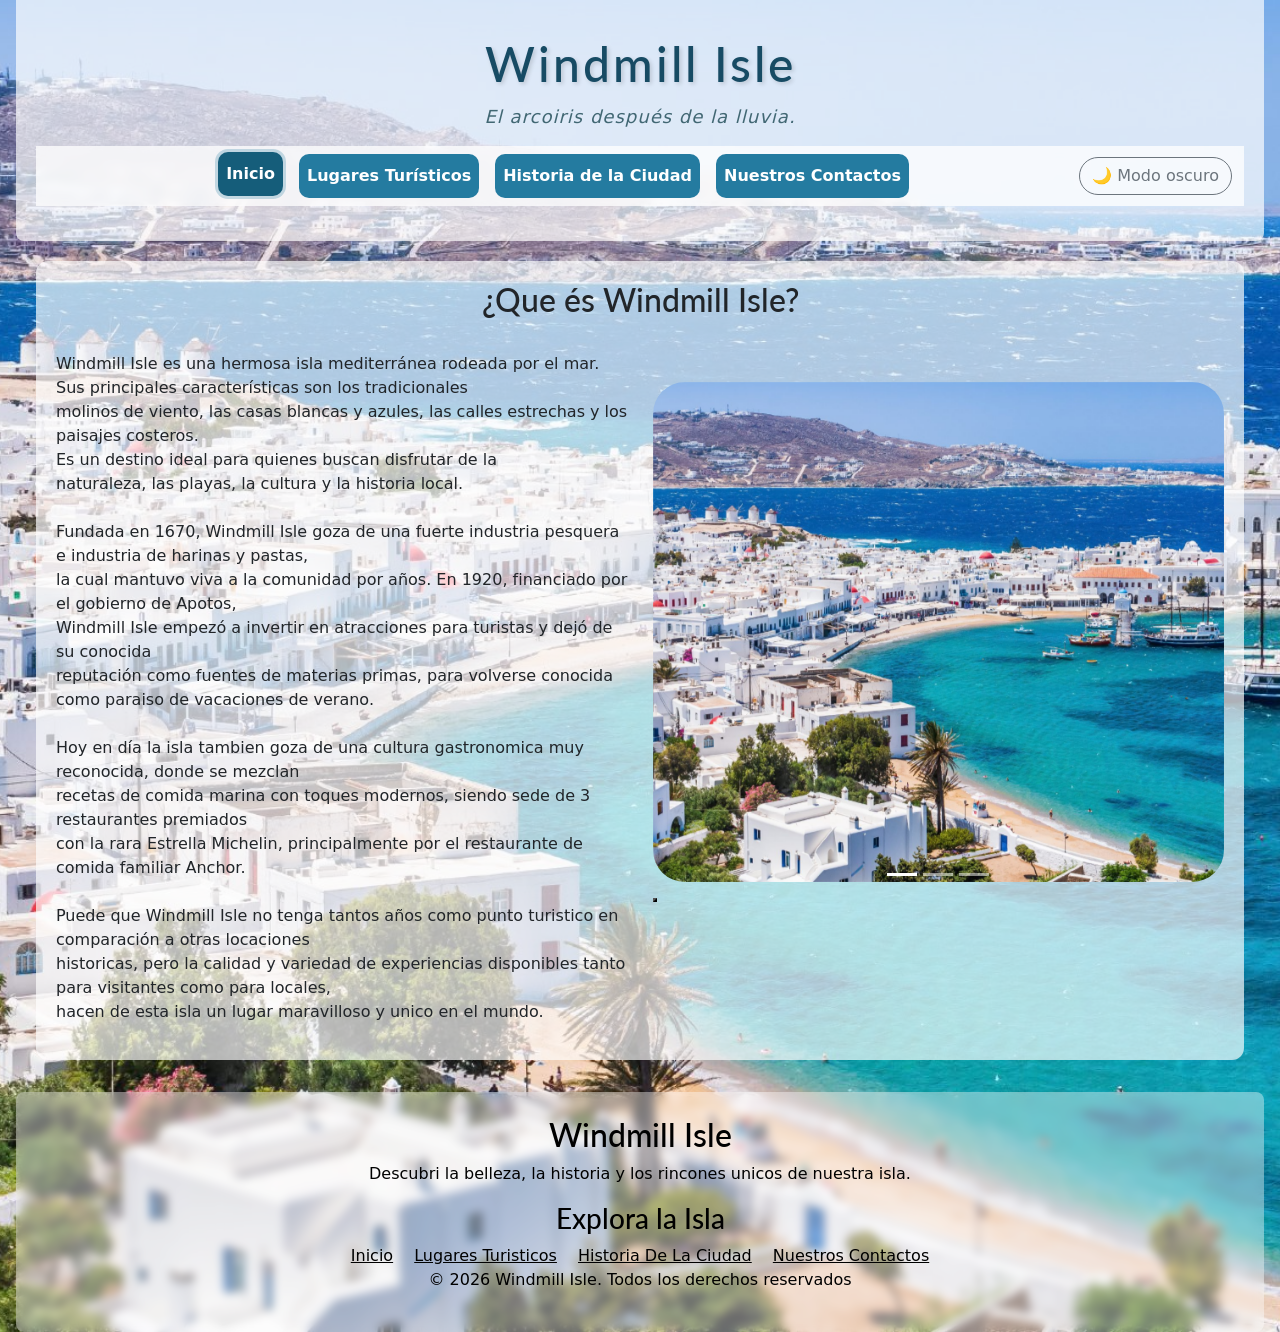
<file: index.html>
<!DOCTYPE html>
<html lang="es">
    <head>
        <meta charset="UTF-8"> 
        <meta name="viewport" content="width=device-width, initial-scale=1.0"> 
        <link rel="preconnect" href="https://fonts.googleapis.com">
        <link rel="preconnect" href="https://fonts.gstatic.com" crossorigin>
        <link href="https://fonts.googleapis.com/css2?family=Lato:ital,wght@0,100;0,300;0,400;0,700;0,900;1,100;1,300;1,400;1,700;1,900&family=Montserrat:ital,wght@0,100..900;1,100..900&display=swap" rel="stylesheet">
        <title>Turismo - Windmill Isle</title>
        <link rel="stylesheet" href="https://cdn.jsdelivr.net/npm/bootstrap-icons@1.11.3/font/bootstrap-icons.min.css">
        <link rel="stylesheet" href="css/estilos.css">
        <link href="https://cdn.jsdelivr.net/npm/bootstrap@5.3.8/dist/css/bootstrap.min.css" rel="stylesheet">
        <link rel="icon" type="image/x-icon" href="https://www.svgrepo.com/show/14589/anchor-icon.svg">
    </head>
<body>
    <header>    
        <h1>Windmill Isle</h1> 

        <p>El arcoiris después de la lluvia.</p> 
    <nav class="navbar navbar-expand-lg navbar-light" aria-label="Menu principal">
        <div class="container-fluid">

        <button class="navbar-toggler"
                type="button"
                data-bs-toggle="collapse"
                data-bs-target="#menuPrincipal"
                aria-controls="menuPrincipal"
                aria-expanded="false"
                aria-label="Abrir menú">

            <span class="navbar-toggler-icon"></span>
        </button>
        <div class="collapse navbar-collapse" id="menuPrincipal">

            <ul class="navbar-nav justify-content-center align-items-center gap-3 mx-auto">

                <li class="nav-item">
                    <a class="nav-link boton boton-primary active" href="index.html"  aria-current="page">
                        Inicio
                    </a>
                </li>

                <li class="nav-item">
                    <a class="nav-link boton boton-primary" href="lugares.html">
                        Lugares Turísticos
                    </a>
                </li>

                <li class="nav-item">
                    <a class="nav-link boton boton-primary" href="ciudad.html">
                        Historia de la Ciudad
                    </a>
                </li>

                <li class="nav-item">
                    <a class="nav-link boton boton-primary" href="contacto.html">
                        Nuestros Contactos
                    </a>
                </li>

            </ul>
            <div class="d-flex justify-content-center mt-3 mt-lg-0">
                <button id="themeToggle"
                        class="btn btn-outline-secondary rounded-pill">
                    🌙 Modo oscuro
                </button>
            </div>

        </div>
    </div>
</nav>
    </header>

    <main>
        <!--- helpme --->
        <h2>¿Que és Windmill Isle?</h2>
        <p> Windmill Isle es una hermosa isla mediterránea rodeada por el mar. <br>
            Sus principales características son los tradicionales <br>molinos de viento, las casas blancas y azules,
            las calles estrechas y los paisajes costeros. <br>Es un destino ideal para quienes buscan disfrutar 
            de la <br>naturaleza, las playas, la cultura y la historia local.
			<br>
			<br>
			Fundada en 1670, Windmill Isle goza de una fuerte industria pesquera e industria de harinas y pastas, <br> la cual mantuvo viva
			a la comunidad por años. En 1920, financiado por el gobierno de Apotos, <br> Windmill Isle empezó a invertir en atracciones para turistas
			y dejó de su conocida <br> reputación como fuentes de materias primas, para volverse conocida como paraiso de vacaciones de verano.
			<br>
			<br>
			Hoy en día la isla tambien goza de una cultura gastronomica muy reconocida, donde se mezclan <br> recetas de comida marina con toques modernos, 
			siendo sede de 3 restaurantes premiados <br> con la rara Estrella Michelin, principalmente por el restaurante de comida familiar Anchor.
			<br>
			<br>
			Puede que Windmill Isle no tenga tantos años como punto turistico en comparación a otras locaciones <br> historicas, pero la calidad y variedad de
			experiencias disponibles tanto para visitantes como para locales, <br> hacen de esta isla un lugar maravilloso y unico en el mundo.
        </p>
    <section>
        <div id="carouselExampleInterval" class="carousel slide" data-bs-ride="carousel">
            <div class="carousel-inner rounded-5">
            <div class="carousel-item active" data-bs-interval="4000">
                <img src="img/WI_1.jpg" class="d-block w-100" alt="Imagen Paranamica de la Isla">
         </div>
            <div class="carousel-item" data-bs-interval="4000">
                <img src="img/BlueCoast.png" class="d-block w-100" alt="Imagen de BlueCoast ">
        </div>
            <div class="carousel-item" data-bs-interval="4000">
                <img src="img/plazaWindmill.png" class="d-block w-100" alt="Imagen de la Plaza Windmill">
            </div>
        </div>
  <div class="d-flex justify-content-between align-items-center mt-3">
    <div class="carousel-indicators">
      <button type="button" data-bs-target="#carouselExampleInterval" data-bs-slide-to="0" class="active" aria-current="true" aria-label="Slide 1"></button>
      <button type="button" data-bs-target="#carouselExampleInterval" data-bs-slide-to="1" aria-label="Slide 2"></button>
      <button type="button" data-bs-target="#carouselExampleInterval" data-bs-slide-to="2" aria-label="Slide 3"></button>
    </div>
    <button class="btn-icon btn-sm carousel-control-play-pause" type="button" data-bs-target="#carouselExampleInterval" aria-label="Pause" data-bs-pause-label="Pause" data-bs-play-label="Play">
      <span class="carousel-icon-pause" aria-hidden="true"></span>
      <span class="carousel-icon-play" aria-hidden="true"></span>
    </button>
    </div>
    </div>
</section>
</main>
        <footer class="footer">
        <div class="footer-contenido">
            <div class="footer-isle">
                <h2>Windmill Isle </h2>
                <p>Descubri la belleza, la historia y los rincones unicos de nuestra isla.</p>
            </div>
        </div>
        <div class="footer-enlaces">
            <h3>Explora la Isla</h3>
            <a href="index.html">Inicio</a>
            <a href="lugares.html">Lugares Turisticos</a>
            <a href="ciudad.html">Historia De La Ciudad</a>
            <a href="contacto.html">Nuestros Contactos</a>
        </div>

        <div class="footer-inferior">
            <p>&copy; 2026 Windmill Isle. Todos los derechos reservados</p>
        </div>
    </footer>
    <script src="https://cdn.jsdelivr.net/npm/bootstrap@5.3.3/dist/js/bootstrap.bundle.min.js"></script>

    <script src="js/main.js"></script>
</body>
</html>
</file>
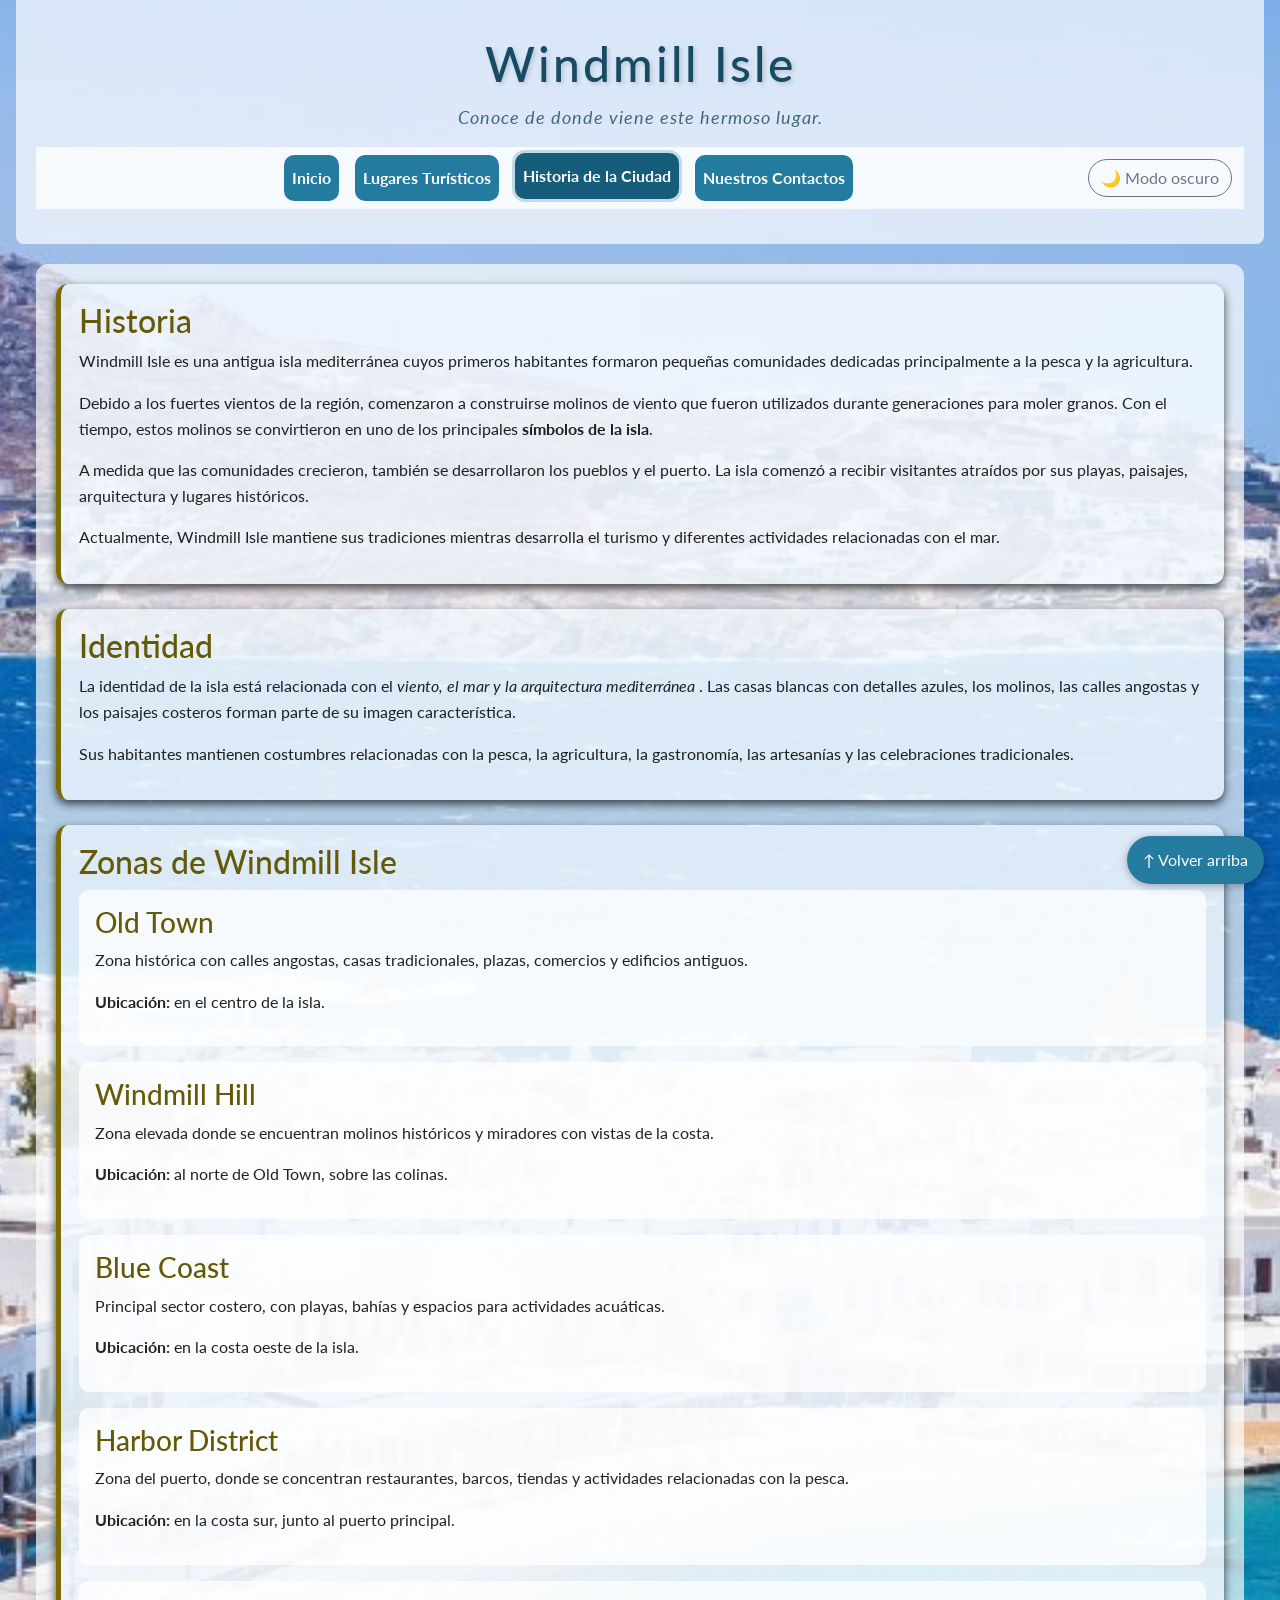
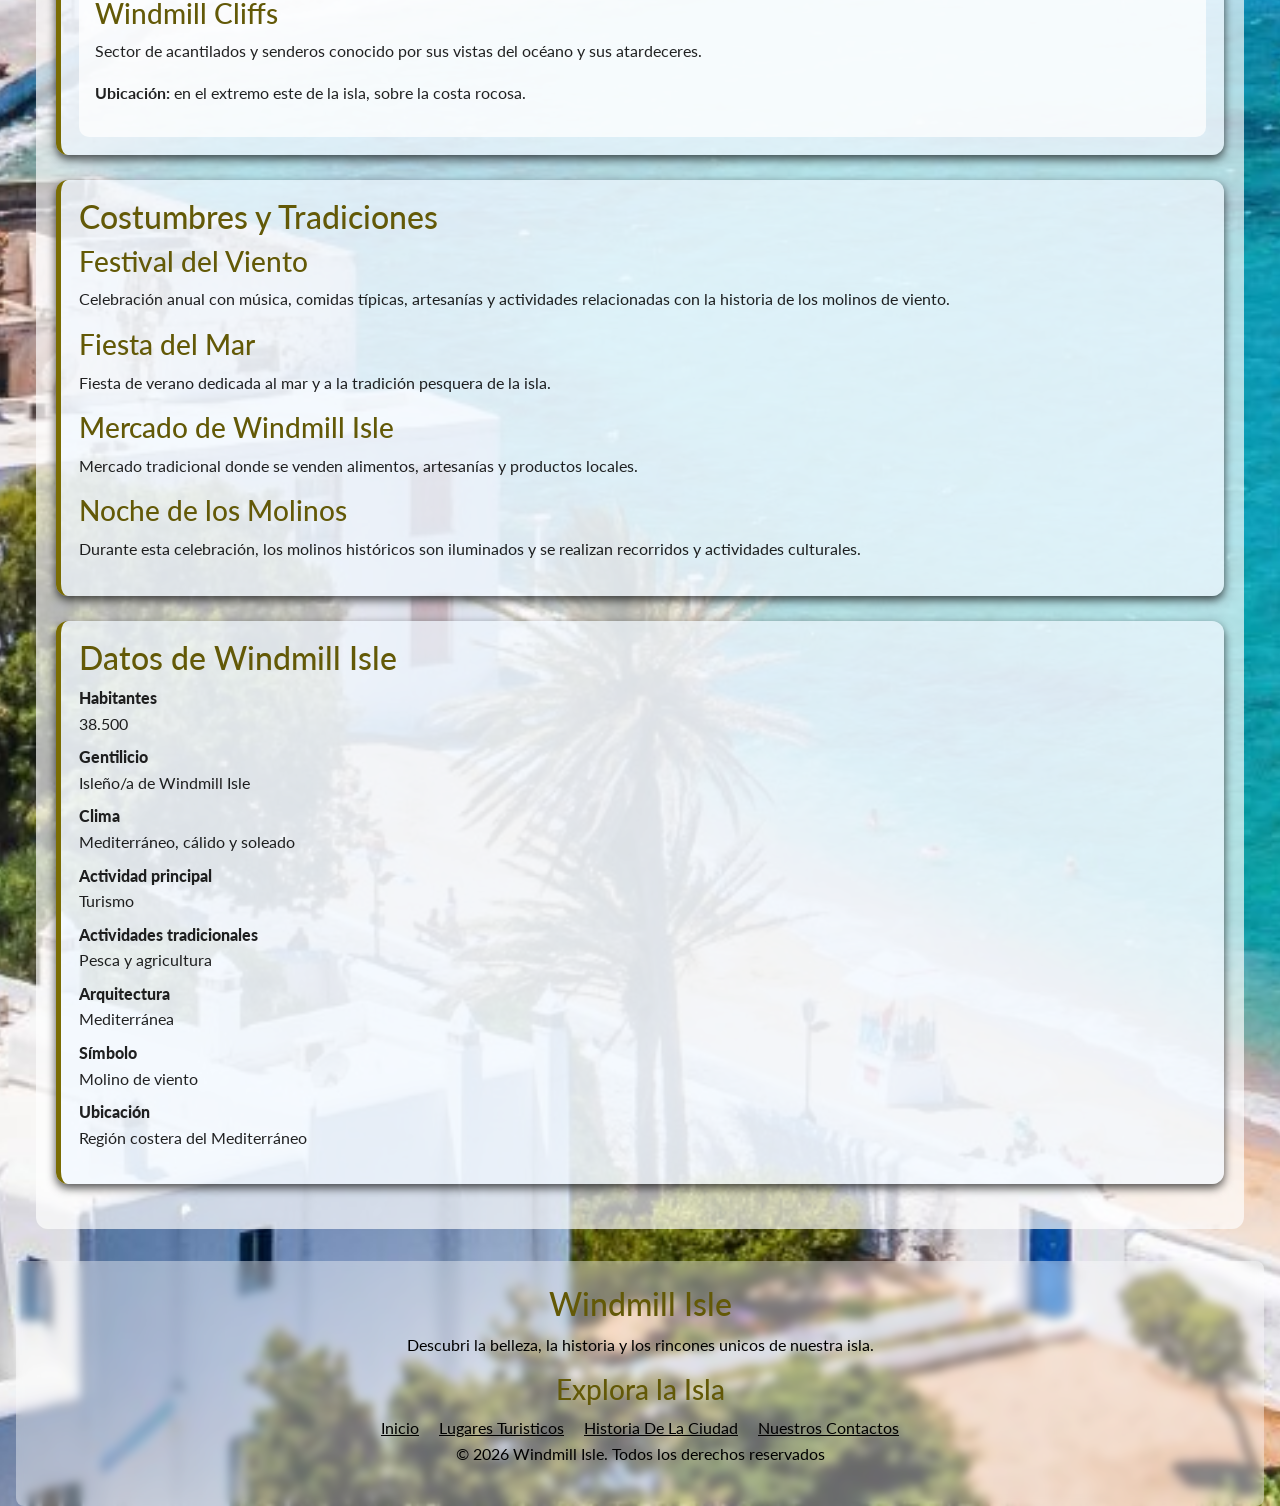
<file: ciudad.html>
<!DOCTYPE html>
<html lang="es">
    <head>
        <meta charset="UTF-8">
        <meta name="viewport" content="width=device-width, initial-scale=1.0">
        <link rel="preconnect" href="https://fonts.googleapis.com">
        <link rel="preconnect" href="https://fonts.gstatic.com" crossorigin>
        <link href="https://fonts.googleapis.com/css2?family=Lato:ital,wght@0,100;0,300;0,400;0,700;0,900;1,100;1,300;1,400;1,700;1,900&family=Montserrat:ital,wght@0,100..900;1,100..900&display=swap" rel="stylesheet">
        <link href="https://cdn.jsdelivr.net/npm/bootstrap@5.3.8/dist/css/bootstrap.min.css" rel="stylesheet">
         <link rel="stylesheet" href="css/estilos.css">
        <link rel="icon" type="image/x-icon" href="https://www.svgrepo.com/show/14589/anchor-icon.svg">
        <title>Historia e Identidad - Windmill Isle</title>
    </head>
<body>
    <header id="arriba">

        <h1>Windmill Isle</h1>

        <p>Conoce de donde viene este hermoso lugar.</p> 

       <nav class="navbar navbar-expand-lg navbar-light" aria-label="Menu principal">
        <div class="container-fluid">

        <button class="navbar-toggler"
                type="button"
                data-bs-toggle="collapse"
                data-bs-target="#menuPrincipal"
                aria-controls="menuPrincipal"
                aria-expanded="false"
                aria-label="Abrir menú">

            <span class="navbar-toggler-icon"></span>
        </button>
        <div class="collapse navbar-collapse" id="menuPrincipal">

            <ul class="navbar-nav justify-content-center align-items-center gap-3 mx-auto">

                <li class="nav-item">
                    <a class="nav-link boton boton-primary" href="index.html">
                        Inicio
                    </a>
                </li>

                <li class="nav-item">
                    <a class="nav-link boton boton-primary" href="lugares.html">
                        Lugares Turísticos
                    </a>
                </li>

                <li class="nav-item">
                    <a class="nav-link boton boton-primary active" href="ciudad.html"  aria-current="page">
                        Historia de la Ciudad
                    </a>
                </li>

                <li class="nav-item">
                    <a class="nav-link boton boton-primary" href="contacto.html">
                        Nuestros Contactos
                    </a>
                </li>

            </ul>
            <div class="d-flex justify-content-center mt-3 mt-lg-0">
                <button id="themeToggle"
                        class="btn btn-outline-secondary rounded-pill">
                    🌙 Modo oscuro
                </button>
            </div>

        </div>
    </div>
</nav>
    </header>
    <main class="ciudad-main">

        <section class="ciudad-card">
            <h2>Historia</h2>
                <p>
                    Windmill Isle es una antigua isla mediterránea cuyos primeros habitantes
                    formaron pequeñas comunidades dedicadas principalmente a la pesca y la agricultura.
                </p> 
                <p>
                    Debido a los fuertes vientos de la región, comenzaron a construirse molinos
                    de viento que fueron utilizados durante generaciones para moler granos.
                    Con el tiempo, estos molinos se convirtieron en uno de los principales
                    <strong>símbolos de la isla</strong>.
                </p>
                <p>A medida que las comunidades crecieron, también se desarrollaron los pueblos
                    y el puerto. La isla comenzó a recibir visitantes atraídos por sus playas,
                    paisajes, arquitectura y lugares históricos.
                </p>
                <p>
                    Actualmente, Windmill Isle mantiene sus tradiciones mientras desarrolla
                    el turismo y diferentes actividades relacionadas con el mar.
                </p>
        </section>

        <section class="ciudad-card">
            <h2>Identidad</h2>
                <p>
                    La identidad de la isla está relacionada con el <em> viento, el mar y la arquitectura
                    mediterránea </em>. Las casas blancas con detalles azules, los molinos, las calles angostas
                    y los paisajes costeros forman parte de su imagen característica.
                </p>
                <p> 
                    Sus habitantes mantienen costumbres relacionadas con la pesca, la agricultura,
                    la gastronomía, las artesanías y las celebraciones tradicionales.
                </p>
        </section>

        <section class="ciudad-card">
            <h2>Zonas de Windmill Isle</h2>

            <div class="zonas-flex">
            <article class="zona-card">
                <h3>Old Town</h3>
                <p>
                    Zona histórica con calles angostas, casas tradicionales, plazas,
                    comercios y edificios antiguos.
                </p>
                 <p><strong>Ubicación:</strong> en el centro de la isla.</p>
            </article>

            <article class="zona-card">
                <h3>Windmill Hill</h3>
                <p>
                    Zona elevada donde se encuentran molinos históricos y miradores con vistas de la costa.
                </p>
                 <p><strong>Ubicación:</strong> al norte de Old Town, sobre las colinas.</p>
            </article>

            <article class="zona-card">
            <h3>Blue Coast</h3>
                <p>
                    Principal sector costero, con playas, bahías y espacios para actividades acuáticas.
                </p>
                 <p><strong>Ubicación:</strong> en la costa oeste de la isla.</p>
            </article>

            <article class="zona-card">
                <h3>Harbor District</h3>
                    <p>
                        Zona del puerto, donde se concentran restaurantes, barcos, tiendas y actividades relacionadas con la pesca.
                    </p>
                     <p><strong>Ubicación:</strong> en la costa sur, junto al puerto principal.</p>
            </article>

            <article class="zona-card">
                <h3>Windmill Cliffs</h3>
                    <p>
                        Sector de acantilados y senderos conocido por sus vistas del océano y sus atardeceres.
                    </p>
                    <p><strong>Ubicación:</strong> en el extremo este de la isla, sobre la costa rocosa.</p>
            </article>
            </div>
    </section>

    <section class="ciudad-card">
        <h2>Costumbres y Tradiciones</h2>

        <article>
                <h3>Festival del Viento</h3>
                    <p> 
                        Celebración anual con música, comidas típicas, artesanías y actividades relacionadas con la historia de los molinos de viento.
                    </p>
        </article>  

        <article>
                <h3>Fiesta del Mar</h3>
                    <p>
                        Fiesta de verano dedicada al mar y a la tradición pesquera de la isla.
                    </p>
        </article>

        <article>
                <h3>Mercado de Windmill Isle</h3>
                    <p>
                        Mercado tradicional donde se venden alimentos, artesanías y productos locales.
                    </p>
        </article>

        <article>
                <h3>Noche de los Molinos</h3>
                    <p>
                        Durante esta celebración, los molinos históricos son iluminados y se realizan recorridos y actividades culturales.
                    </p>
        </article>
    </section>

    <section class="ciudad-card">
        <h2>Datos de Windmill Isle</h2> 
        <dl>
            <dt><strong>Habitantes</strong></dt>
            <dd>38.500</dd>

            <dt><strong>Gentilicio</strong></dt>
            <dd>Isleño/a de Windmill Isle</dd>

            <dt><strong>Clima</strong></dt>
            <dd>Mediterráneo, cálido y soleado</dd>

            <dt><strong>Actividad principal</strong></dt>
            <dd>Turismo</dd>

            <dt><strong>Actividades tradicionales</strong></dt>
            <dd>Pesca y agricultura</dd>

            <dt><strong>Arquitectura</strong></dt>
            <dd>Mediterránea</dd>

            <dt><strong>Símbolo</strong></dt>
            <dd>Molino de viento</dd>

            <dt><strong>Ubicación</strong></dt>
            <dd>Región costera del Mediterráneo</dd>
        </dl>
    </section>
    </main>
    <footer class="footer">
        <div class="footer-contenido">
            <div class="footer-isle">
                <h2>Windmill Isle </h2>
                <p>Descubri la belleza, la historia y los rincones unicos de nuestra isla.</p>
            </div>
        </div>
        <div class="footer-enlaces">
            <h3>Explora la Isla</h3>
            <a href="index.html">Inicio</a>
            <a href="lugares.html">Lugares Turisticos</a>
            <a href="ciudad.html">Historia De La Ciudad</a>
            <a href="contacto.html">Nuestros Contactos</a>
        </div>

        <div class="footer-inferior">
            <p>&copy; 2026 Windmill Isle. Todos los derechos reservados</p>
        </div>
    </footer>
    <a class="volver-arriba" href="#arriba">↑ Volver arriba</a>
    <script src="js/main.js"></script>
    <script src="https://cdn.jsdelivr.net/npm/bootstrap@5.3.3/dist/js/bootstrap.bundle.min.js"></script>
</body>
</html>
</file>
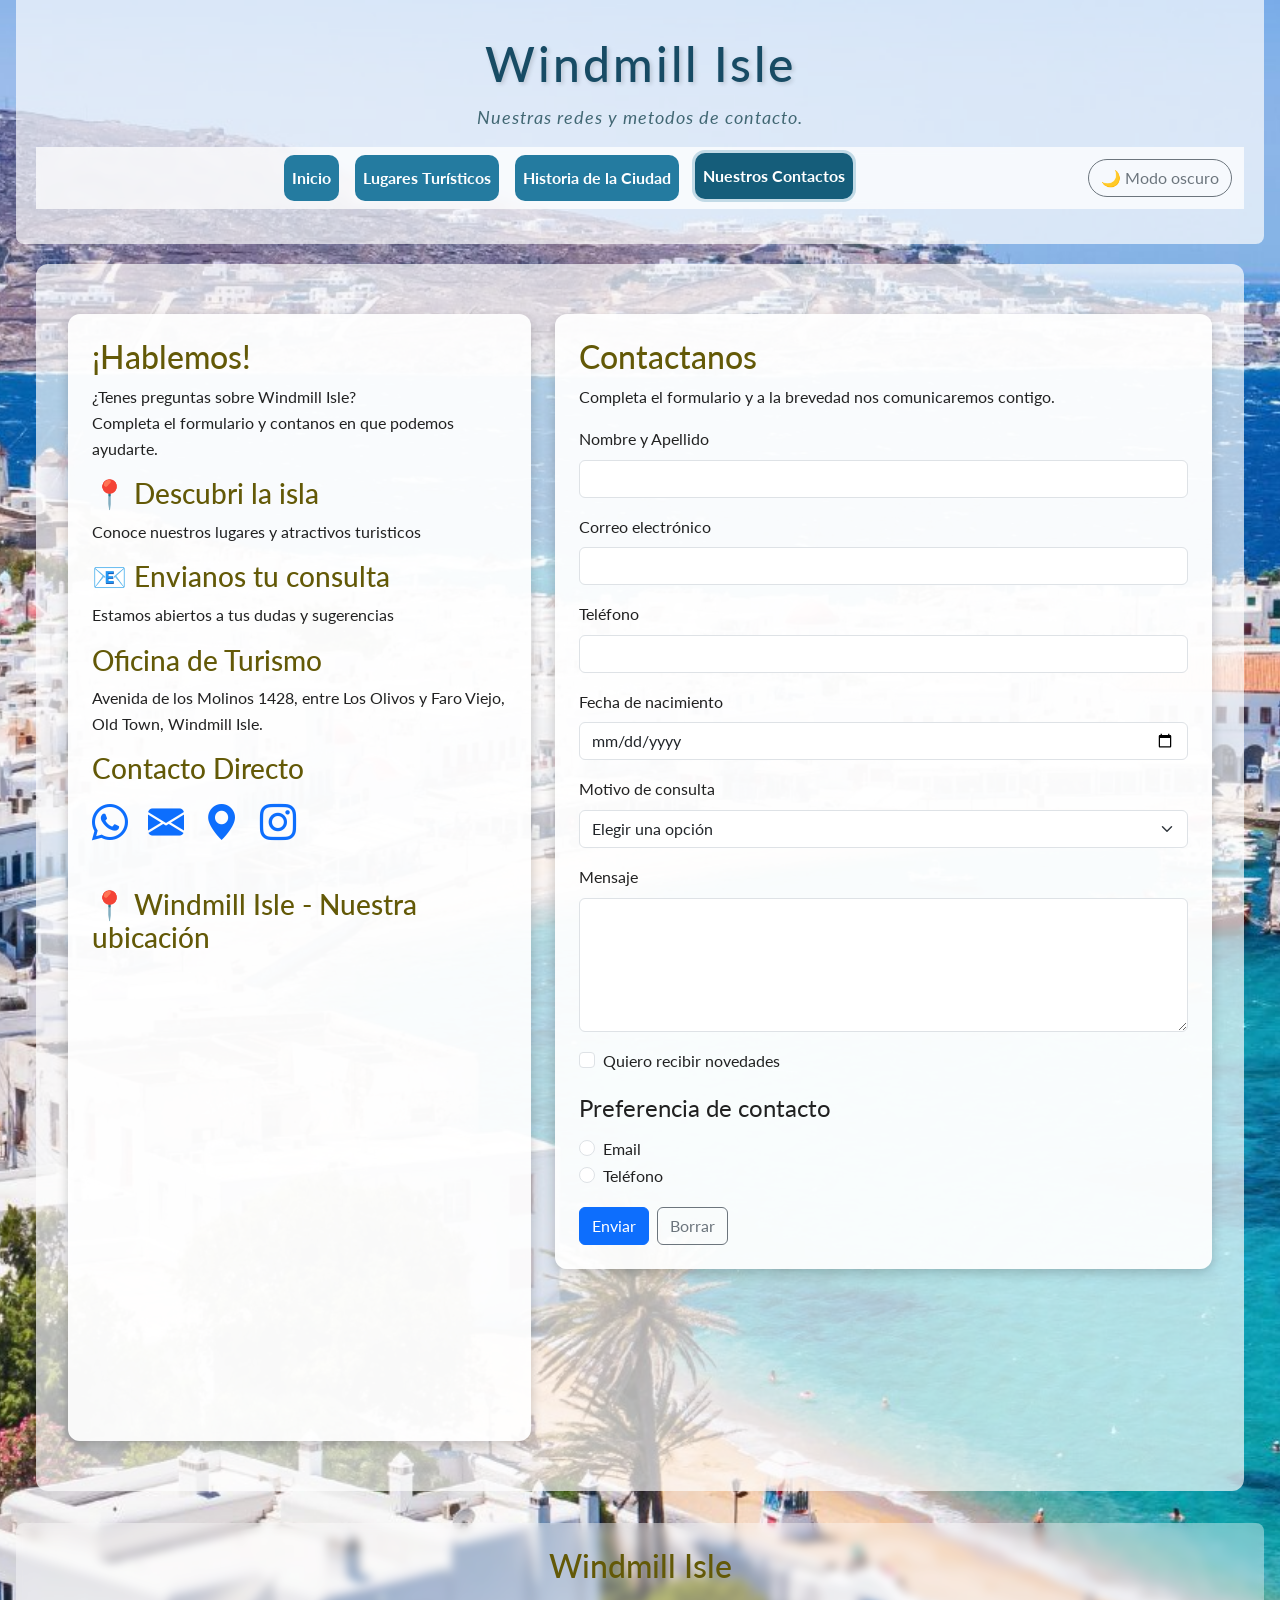
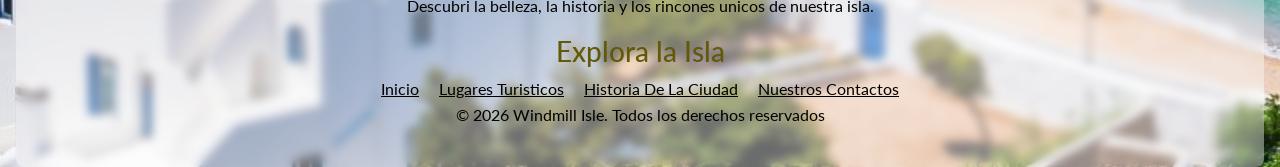
<file: contacto.html>
<!DOCTYPE html> 
<html lang="es"> 
<head> 
    <meta charset="UTF-8"> 
    <meta name="viewport" content="width=device-width, initial-scale=1.0"> 
    <link rel="preconnect" href="https://fonts.googleapis.com">
    <link rel="preconnect" href="https://fonts.gstatic.com" crossorigin>
    <link href="https://fonts.googleapis.com/css2?family=Lato:ital,wght@0,100;0,300;0,400;0,700;0,900;1,100;1,300;1,400;1,700;1,900&family=Montserrat:ital,wght@0,100..900;1,100..900&display=swap" rel="stylesheet">
    <title>Contacto - Windmill Isle</title>
    <link href="https://cdn.jsdelivr.net/npm/bootstrap@5.3.8/dist/css/bootstrap.min.css" rel="stylesheet">
    <link rel="stylesheet" href="https://cdn.jsdelivr.net/npm/bootstrap-icons@1.11.3/font/bootstrap-icons.min.css">
    <link rel="stylesheet" href="css/estilos.css">
    <link rel="icon" type="image/x-icon" href="https://www.svgrepo.com/show/14589/anchor-icon.svg">
</head>

 <body>
<header>
<h1>Windmill Isle</h1>
<p>Nuestras redes y metodos de contacto.</p>
<nav class="navbar navbar-expand-lg navbar-light" aria-label="Menu principal">
        <div class="container-fluid">

        <button class="navbar-toggler"
                type="button"
                data-bs-toggle="collapse"
                data-bs-target="#menuPrincipal"
                aria-controls="menuPrincipal"
                aria-expanded="false"
                aria-label="Abrir menú">

            <span class="navbar-toggler-icon"></span>
        </button>
        <div class="collapse navbar-collapse" id="menuPrincipal">

            <ul class="navbar-nav justify-content-center align-items-center gap-3 mx-auto">

                <li class="nav-item">
                    <a class="nav-link boton boton-primary" href="index.html">
                        Inicio
                    </a>
                </li>

                <li class="nav-item">
                    <a class="nav-link boton boton-primary" href="lugares.html">
                        Lugares Turísticos
                    </a>
                </li>

                <li class="nav-item">
                    <a class="nav-link boton boton-primary" href="ciudad.html">
                        Historia de la Ciudad
                    </a>
                </li>

                <li class="nav-item">
                    <a class="nav-link boton boton-primary active" href="contacto.html"  aria-current="page">
                        Nuestros Contactos
                    </a>
                </li>

            </ul>
            <div class="d-flex justify-content-center mt-3 mt-lg-0">
                <button id="themeToggle"
                        class="btn btn-outline-secondary rounded-pill">
                    🌙 Modo oscuro
                </button>
            </div>

        </div>
    </div>
</nav>
</header>
<main class="contacto-contenedor">
    <div class="container-fluid">
        <div class="row g-4">
            <div class="col-12 col-lg-5">
<section class="contacto-info">
    <h2>¡Hablemos!</h2>
    <p>
        ¿Tenes preguntas sobre Windmill Isle? <br>
        Completa el formulario y contanos en que podemos ayudarte.
    </p>

    <div class="contacto-dato">
        <h3>📍 Descubri la isla</h3>
        <p>Conoce nuestros lugares y atractivos turisticos</p>
    </div>

    <div class="contacto-dato">
        <h3>📧 Envianos tu consulta</h3>
        <p>Estamos abiertos a tus dudas y sugerencias</p>
    </div>

    <div class="contacto-dato">
        <h3>Oficina de Turismo</h3>
        <address>
            Avenida de los Molinos 1428, entre Los Olivos y Faro Viejo,
            Old Town, Windmill Isle.
        </address>
    </div>

    <div class="contacto-redes">
    <h3>Contacto Directo</h3>
    <address>
        <p>
            <a  href="https://wa.me/541123456789"
                target="_blank"
                rel="noopener noreferrer"
                aria-label="WhatsApp">
                <i class="bi bi-whatsapp"></i>
            </a>
        </p>
        <p>
            <a  href="mailto:info@windmill.com.ar"
                aria-label="Enviar un correo">
                <i class="bi bi-envelope-fill"></i>
            </a>
        </p>
        <p>
            <a  href="https://maps.google.com/"
                target="_blank"
                rel="noopener noreferrer"
                aria-label="Ver ubicación en Google Maps">
                <i class="bi bi-geo-alt-fill"></i>
            </a>
        </p>
        <p>
            <a  href="https://www.instagram.com/"
                target="_blank"
                rel="noopener noreferrer"
                aria-label="Instagram">
                <i class="bi bi-instagram"></i>
            </a>
        </p>
    </address>
</div>

<div class="mapa">
    <h3>📍 Windmill Isle - Nuestra ubicación</h3>

    <iframe 
        src="https://www.google.com/maps/d/embed?mid=1T1ugBZn7v9sm3BOaDSsWANKzdVFZZxk&ehbc=2E312F&noprof=1"
        allowfullscreen=""
        loading="lazy">
    </iframe>
</div>


</section>
    </div>
        <div class="col-12 col-lg-7">

<section class="contacto-formulario">
    <h2>Contactanos</h2>
    <p>Completa el formulario y a la brevedad nos comunicaremos contigo.</p>

    <form action="/enviar" method="post">

        <div class="mb-3">
            <label for="nombre" class="form-label">Nombre y Apellido</label>
            <input type="text" class="form-control"
                   id="nombre" name="nombre" required>
        </div>

        <div class="mb-3">
            <label for="email" class="form-label">Correo electrónico</label>
            <input type="email" class="form-control"
                   id="email" name="email" required>
        </div>

        <div class="mb-3">
            <label for="telefono" class="form-label">Teléfono</label>
            <input type="tel" class="form-control"
                   id="telefono" name="telefono">
        </div>

        <div class="mb-3">
            <label for="fecha" class="form-label">Fecha de nacimiento</label>
            <input type="date" class="form-control"
                   id="fecha" name="fecha">
        </div>

        <div class="mb-3">
            <label for="motivo" class="form-label">Motivo de consulta</label>
            <select class="form-select" id="motivo" name="motivo">
                <option value="">Elegir una opción</option>
                <option value="transportes">Medios de transporte</option>
                <option value="alojamiento">Alojamiento</option>
                <option value="eventos">Eventos</option>
                <option value="otros">Otros</option>
            </select>
        </div>

        <div class="mb-3">
            <label for="mensaje" class="form-label">Mensaje</label>
            <textarea class="form-control"
                      id="mensaje" name="mensaje"
                      rows="5"></textarea>
        </div>

        <div class="form-check mb-3">
            <input class="form-check-input" type="checkbox"
                   id="novedades" name="novedades">
            <label class="form-check-label" for="novedades">
                Quiero recibir novedades
            </label>
        </div>

        <fieldset class="mb-3">
            <legend>Preferencia de contacto</legend>

            <div class="form-check">
                <input class="form-check-input" type="radio"
                       id="contacto-email" name="preferencia"
                       value="email">
                <label class="form-check-label" for="contacto-email">
                    Email
                </label>
            </div>

            <div class="form-check">
                <input class="form-check-input" type="radio"
                       id="contacto-telefono" name="preferencia"
                       value="telefono">
                <label class="form-check-label" for="contacto-telefono">
                    Teléfono
                </label>
            </div>
        </fieldset>

        <div class="d-flex gap-2">
            <button type="submit" class="btn btn-primary">Enviar</button>
            <button type="reset" class="btn btn-outline-secondary">Borrar</button>
        </div>

    </form>
</section>
</div>
    </div>
</div>
</main>

    <footer class="footer">
        <div class="footer-contenido">
            <div class="footer-isle">
                <h2>Windmill Isle </h2>
                <p>Descubri la belleza, la historia y los rincones unicos de nuestra isla.</p>
            </div>
        </div>
        <div class="footer-enlaces">
            <h3>Explora la Isla</h3>
            <a href="index.html">Inicio</a>
            <a href="lugares.html">Lugares Turisticos</a>
            <a href="ciudad.html">Historia De La Ciudad</a>
            <a href="contacto.html">Nuestros Contactos</a>
        </div>

        <div class="footer-inferior">
            <p>&copy; 2026 Windmill Isle. Todos los derechos reservados</p>
        </div>
    </footer>
    <script src="https://cdn.jsdelivr.net/npm/bootstrap@5.3.3/dist/js/bootstrap.bundle.min.js"></script>
    <script src="js/main.js"></script>
 </body>
 
</html>
</file>
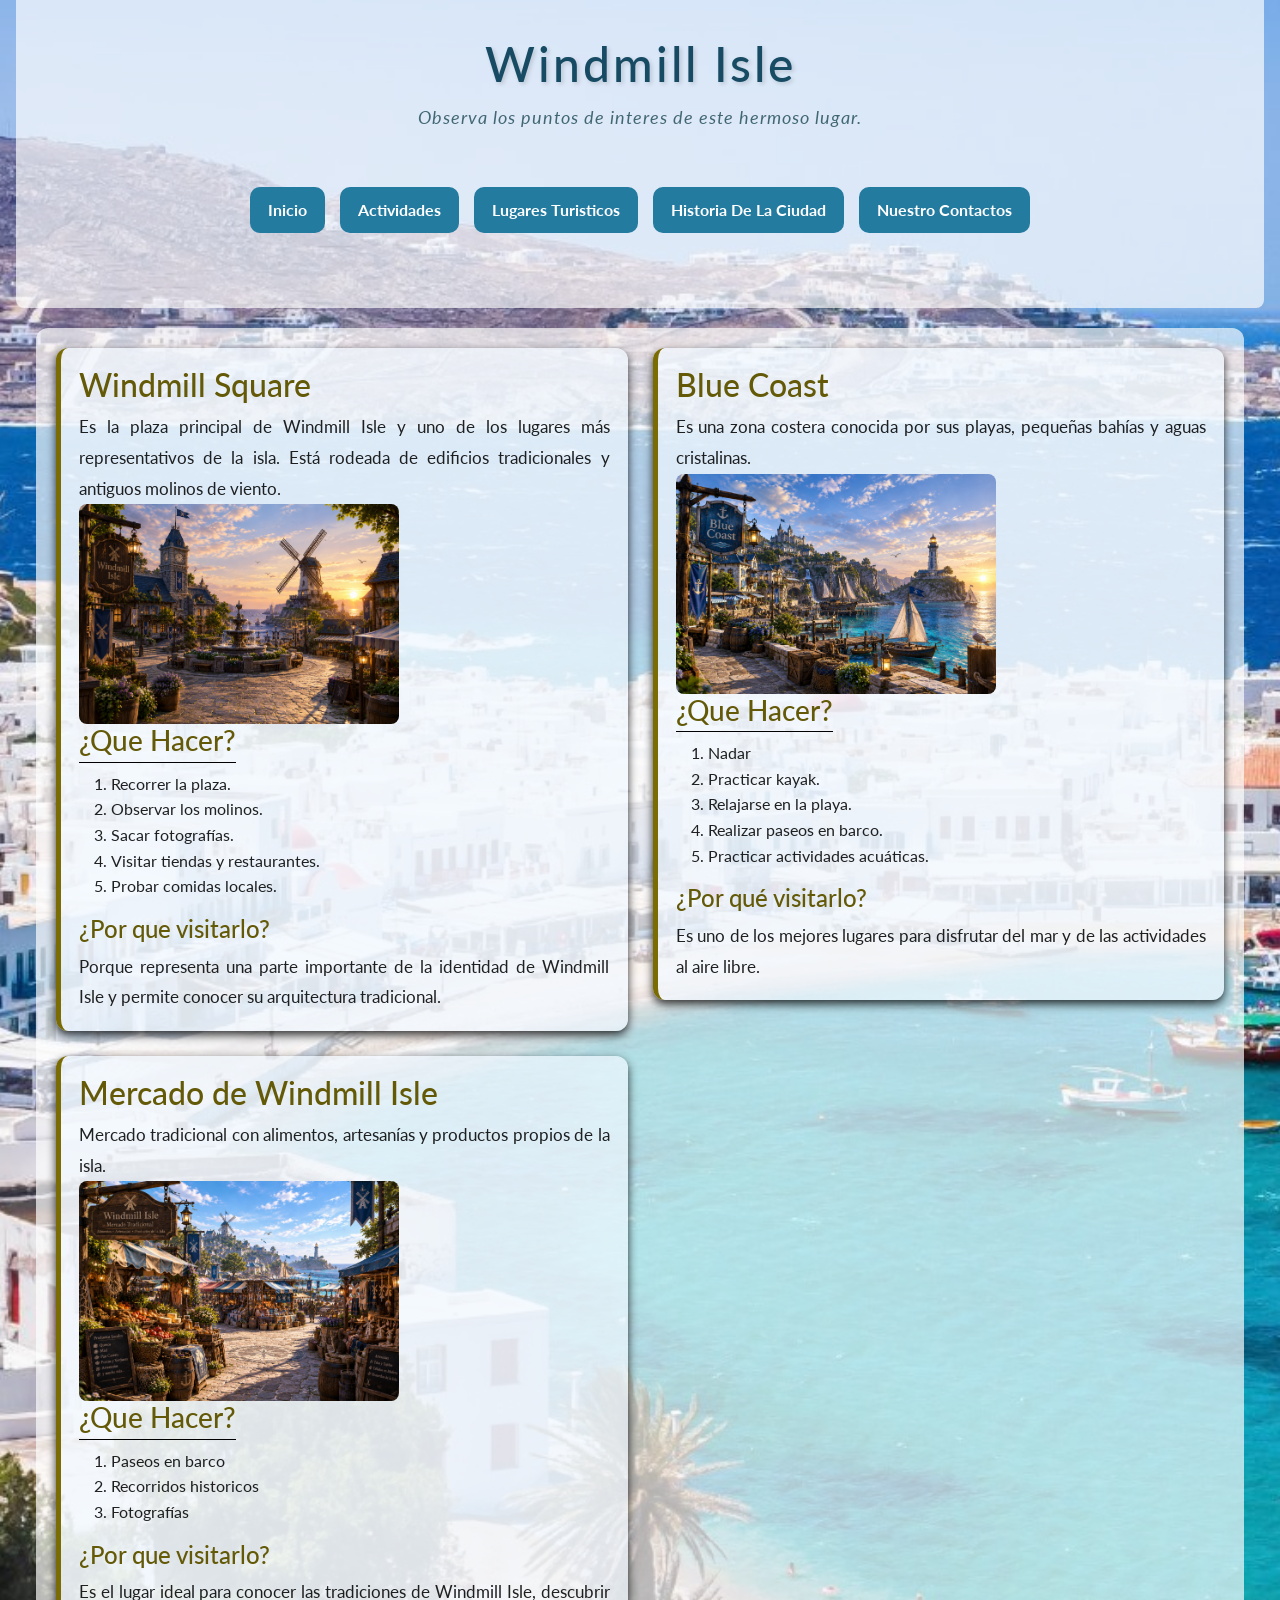
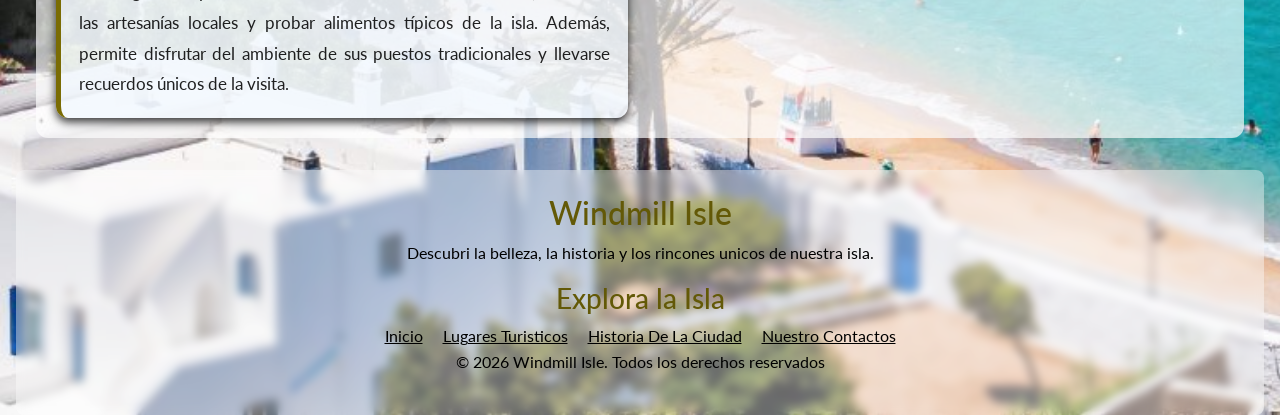
<file: Lugares.html>
<!DOCTYPE html> 
<html lang="es"> 
    <head> 
        <meta charset="UTF-8">
        <meta name="viewport" content="width=device-width, initial-scale=1.0">
        <link rel="preconnect" href="https://fonts.googleapis.com">
        <link rel="preconnect" href="https://fonts.gstatic.com" crossorigin>
        <link href="https://fonts.googleapis.com/css2?family=Lato:ital,wght@0,100;0,300;0,400;0,700;0,900;1,100;1,300;1,400;1,700;1,900&family=Montserrat:ital,wght@0,100..900;1,100..900&display=swap" rel="stylesheet">
        <link href="https://cdn.jsdelivr.net/npm/bootstrap@5.3.3/dist/css/bootstrap.min.css" rel="stylesheet">
         <link rel="stylesheet" href="css/estilos.css">

        <title>Lugares Turisticos - Windmill Isle</title> 
    </head>
<body> 
    <header> 
        <h1>Windmill Isle</h1> 

        <p>Observa los puntos de interes de este hermoso lugar.</p> 

        <nav aria-label="Menu-principal"> 
            <ul class="nav justify-content-center gap:-3">
                <li class="nav-items"> 
                    <a class="boton boton-primary" href="index.html">Inicio</a> </li>
                <li class="nav-items"> 
                    <a class="boton boton-primary" href="#actividades">Actividades</a> </li>
                <li class="nav-items"> 
                    <a class="boton boton-primary" href="lugares.html">Lugares Turisticos</a> </li>
                <li class="nav-items"> 
                    <a class="boton boton-primary" href="ciudad.html">Historia De La Ciudad</a> </li>
                <li class="nav-items"> 
                    <a class="boton boton-primary " href="contacto.html">Nuestro Contactos</a> </li>
            </ul>
        </nav>
    </header>

    <main> 
        <section id="Windmill-Square" class="lugar-card"> 
            <h2>Windmill Square</h2>
            <p>
                Es la plaza principal de Windmill Isle y uno de los lugares más representativos de la isla. Está rodeada de edificios tradicionales y antiguos molinos de viento.
            </p>
                <img src="img/plazaWindmill.png"
                     alt="plaza principal de Windmill Isle"
                     loading="lazy"> 
            <h3>¿Que Hacer?</h3>  
                <ol>    
                    <li>Recorrer la plaza.</li>
                    <li>Observar los molinos.</li>
                    <li>Sacar fotografías.</li>
                    <li>Visitar tiendas y restaurantes.</li>
                    <li>Probar comidas locales.</li>
                </ol>
            <h4>¿Por que visitarlo?</h4>
                <p>Porque representa una parte importante de la identidad de Windmill Isle y permite conocer su arquitectura tradicional.</p>       
            </section>
        <section id="Blue-Coast"  class="lugar-card">
            <h2>Blue Coast</h2>
            <p>Es una zona costera conocida por sus playas, pequeñas bahías y aguas cristalinas.</p>
            <img src="img/BlueCoast.png" alt="Blue Coast Zona Costera"
                    loading="lazy">
            <h3>¿Que Hacer?</h3>
                <ol>
                    <li>Nadar</li>
                    <li>Practicar kayak.</li>
                    <li>Relajarse en la playa.</li>
                    <li>Realizar paseos en barco.</li>
                    <li>Practicar actividades acuáticas.</li>
                </ol>
            <h4>¿Por qué visitarlo?</h4>
                <p>Es uno de los mejores lugares para disfrutar del mar y de las actividades al aire libre.</p>
        </section>
        <section id="Mercado-Windmill-Isle"  class="lugar-card">
            <h2>Mercado de Windmill Isle</h2>
            <p>Mercado tradicional con alimentos, artesanías y productos propios de la isla.</p>
            <img src="img/MercadoIsle.png" alt="Mercado Windmill"
                    loading="lazy">
            <h3>¿Que Hacer?</h3>
                <ol>
                    <li>Paseos en barco</li>
                    <li>Recorridos historicos</li>
                    <li>Fotografías</li>
                </ol>
            <h4>¿Por que visitarlo?</h4>
            <p> Es el lugar ideal para conocer las tradiciones de Windmill Isle,
                 descubrir las artesanías locales y probar alimentos típicos de la isla.
                Además, permite disfrutar del ambiente de sus puestos tradicionales
                y llevarse recuerdos únicos de la visita.
            </p>
        </section>
    </main>
    <footer class="footer">
        <div class="footer-contenido">
            <div class="footer-isle">
                <h2>Windmill Isle </h2>
                <p>Descubri la belleza, la historia y los rincones unicos de nuestra isla.</p>
            </div>
        </div>
        
        <div class="footer-enlaces">
            <h3>Explora la Isla</h3>
            <a href="index.html">Inicio</a>
            <a href="Lugares.html">Lugares Turisticos</a>
            <a href="ciudad.html">Historia De La Ciudad</a>
            <a href="contacto.html">Nuestro Contactos</a>
        </div>

        <div class="footer-inferior">
            <p>&copy; 2026 Windmill Isle. Todos los derechos reservados</p>
        </div>
    </footer>
</body>
</html>
</file>
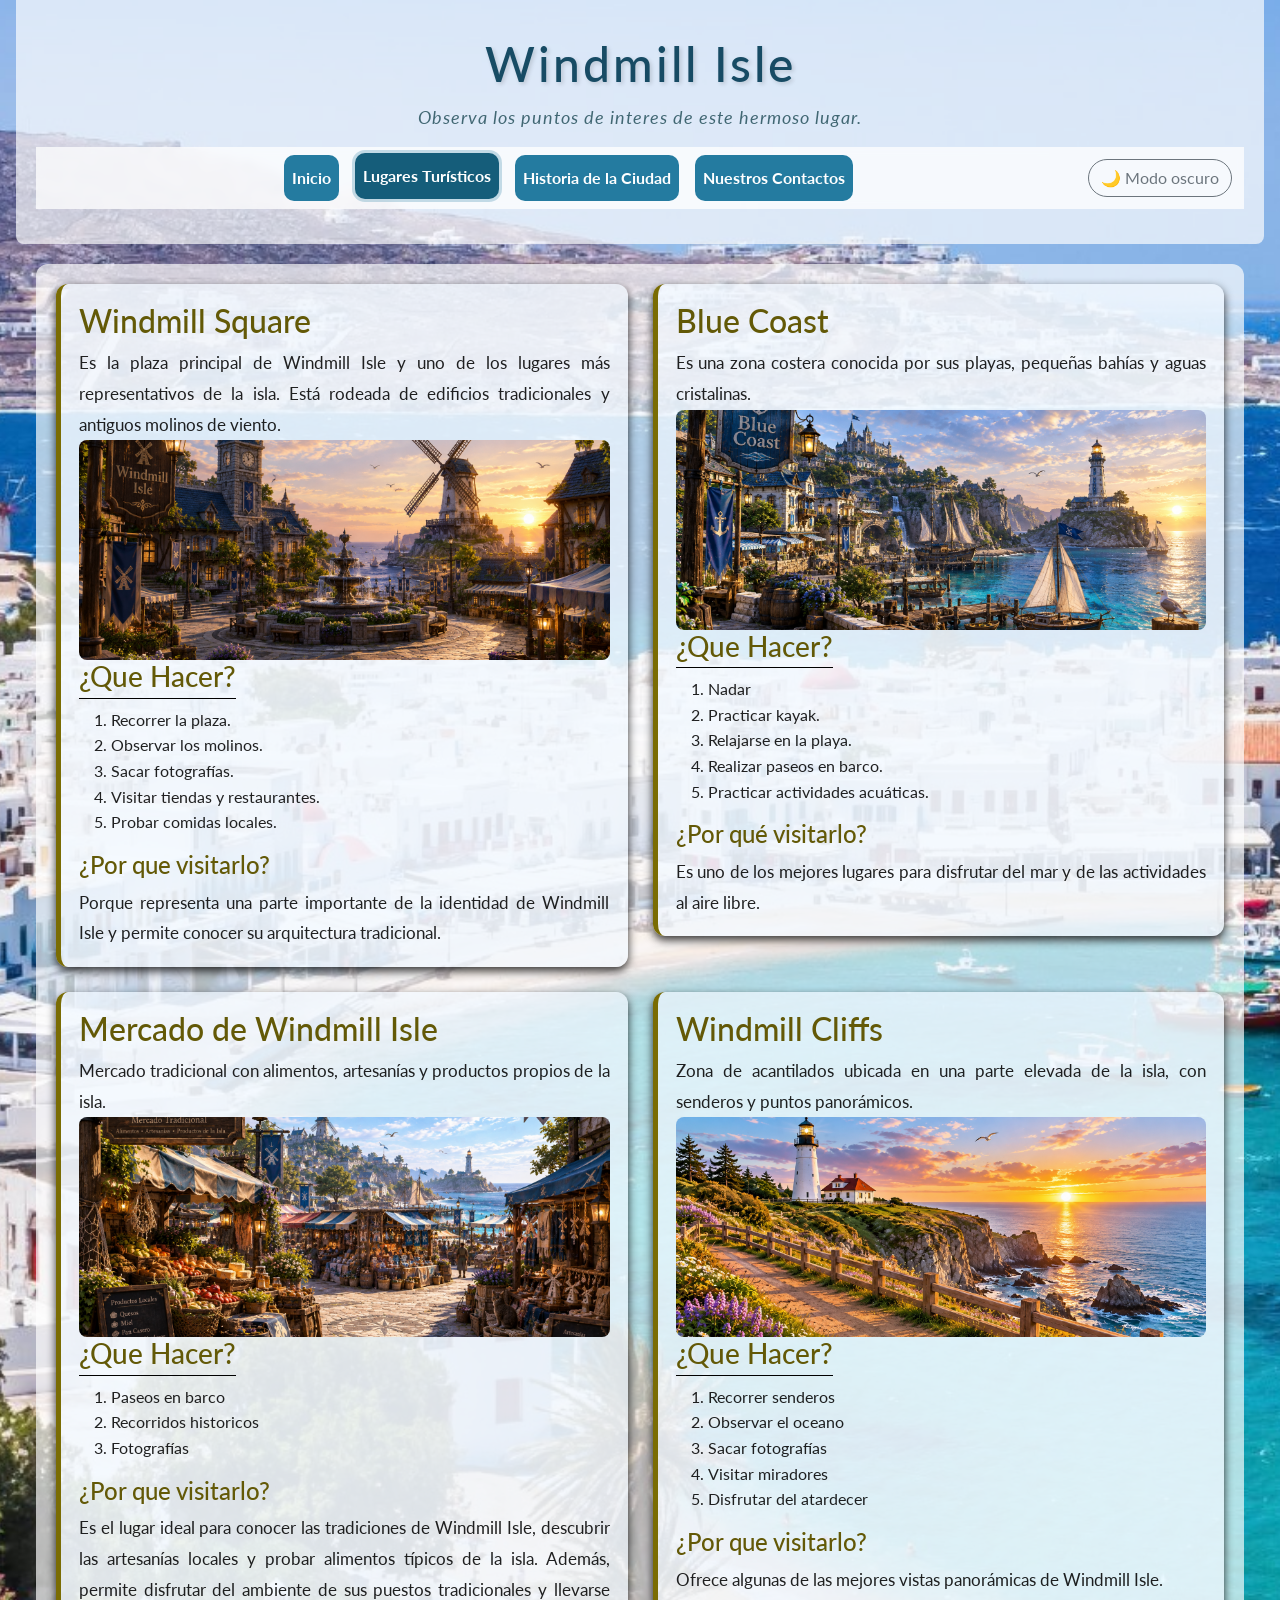
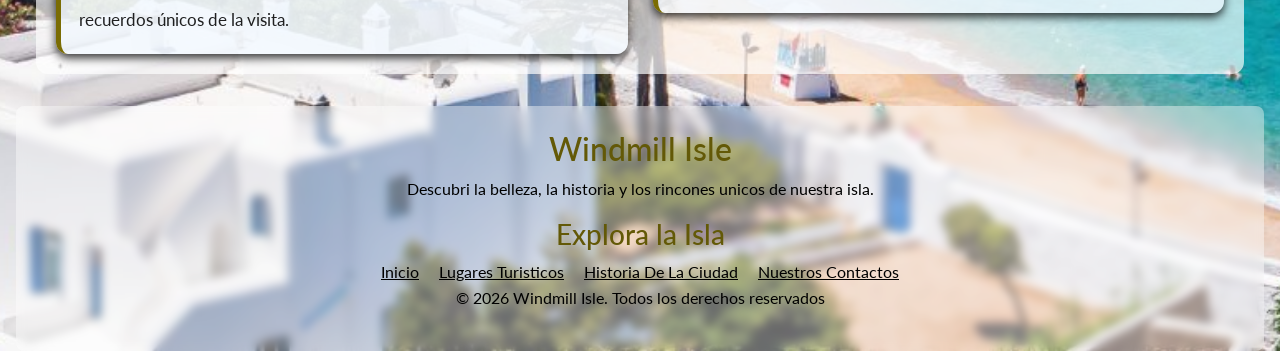
<file: lugares.html>
<!DOCTYPE html> 
<html lang="es"> 
    <head> 
        <meta charset="UTF-8">
        <meta name="viewport" content="width=device-width, initial-scale=1.0">
        <link rel="preconnect" href="https://fonts.googleapis.com">
        <link rel="preconnect" href="https://fonts.gstatic.com" crossorigin>
        <link href="https://fonts.googleapis.com/css2?family=Lato:ital,wght@0,100;0,300;0,400;0,700;0,900;1,100;1,300;1,400;1,700;1,900&family=Montserrat:ital,wght@0,100..900;1,100..900&display=swap" rel="stylesheet">
        <link href="https://cdn.jsdelivr.net/npm/bootstrap@5.3.8/dist/css/bootstrap.min.css" rel="stylesheet">
         <link rel="stylesheet" href="css/estilos.css">
        <link rel="icon" type="image/x-icon" href="https://www.svgrepo.com/show/14589/anchor-icon.svg">

        <title>Lugares Turisticos - Windmill Isle</title> 
    </head>
<body> 
    <header> 
        <h1>Windmill Isle</h1> 

        <p>Observa los puntos de interes de este hermoso lugar.</p> 

        <nav class="navbar navbar-expand-lg navbar-light" aria-label="Menu principal">
        <div class="container-fluid">

        <button class="navbar-toggler"
                type="button"
                data-bs-toggle="collapse"
                data-bs-target="#menuPrincipal"
                aria-controls="menuPrincipal"
                aria-expanded="false"
                aria-label="Abrir menú">

            <span class="navbar-toggler-icon"></span>
        </button>
        <div class="collapse navbar-collapse" id="menuPrincipal">

            <ul class="navbar-nav justify-content-center align-items-center gap-3 mx-auto">

                <li class="nav-item">
                    <a class="nav-link boton boton-primary" href="index.html">
                        Inicio
                    </a>
                </li>

                <li class="nav-item">
                    <a class="nav-link boton boton-primary active" href="lugares.html"
                       aria-current="page"
                        >
                        Lugares Turísticos
                    </a>
                </li>

                <li class="nav-item">
                    <a class="nav-link boton boton-primary" href="ciudad.html">
                        Historia de la Ciudad
                    </a>
                </li>

                <li class="nav-item">
                    <a class="nav-link boton boton-primary" href="contacto.html">
                        Nuestros Contactos
                    </a>
                </li>

            </ul>
            <div class="d-flex justify-content-center mt-3 mt-lg-0">
                <button id="themeToggle"
                        class="btn btn-outline-secondary rounded-pill">
                    🌙 Modo oscuro
                </button>
            </div>

        </div>
    </div>
</nav>
    </header>

    <main> 
        <section id="Windmill-Square" class="lugar-card"> 
            <h2>Windmill Square</h2>
            <p>
                Es la plaza principal de Windmill Isle y uno de los lugares más representativos de la isla. Está rodeada de edificios tradicionales y antiguos molinos de viento.
            </p>
                <img src="img/plazaWindmill.png"
                    class="img-fluid w-100"
                     alt="plaza principal de Windmill Isle"
                     loading="lazy"> 
            <h3>¿Que Hacer?</h3>  
                <ol>    
                    <li>Recorrer la plaza.</li>
                    <li>Observar los molinos.</li>
                    <li>Sacar fotografías.</li>
                    <li>Visitar tiendas y restaurantes.</li>
                    <li>Probar comidas locales.</li>
                </ol>
            <h4>¿Por que visitarlo?</h4>
                <p>Porque representa una parte importante de la identidad de Windmill Isle y permite conocer su arquitectura tradicional.</p>       
            </section>
        <section id="Blue-Coast"  class="lugar-card">
            <h2>Blue Coast</h2>
            <p>Es una zona costera conocida por sus playas, pequeñas bahías y aguas cristalinas.</p>
            <img src="img/BlueCoast.png" alt="Blue Coast Zona Costera"
                    class="img-fluid w-100"
                    loading="lazy">
            <h3>¿Que Hacer?</h3>
                <ol>
                    <li>Nadar</li>
                    <li>Practicar kayak.</li>
                    <li>Relajarse en la playa.</li>
                    <li>Realizar paseos en barco.</li>
                    <li>Practicar actividades acuáticas.</li>
                </ol>
            <h4>¿Por qué visitarlo?</h4>
                <p>Es uno de los mejores lugares para disfrutar del mar y de las actividades al aire libre.</p>
        </section>
        <section id="Mercado-Windmill-Isle"  class="lugar-card">
            <h2>Mercado de Windmill Isle</h2>
            <p>Mercado tradicional con alimentos, artesanías y productos propios de la isla.</p>
            <img src="img/MercadoIsle.png" alt="Mercado Windmill"
                    class="img-fluid w-100"
                    loading="lazy">
            <h3>¿Que Hacer?</h3>
                <ol>
                    <li>Paseos en barco</li>
                    <li>Recorridos historicos</li>
                    <li>Fotografías</li>
                </ol>
            <h4>¿Por que visitarlo?</h4>
            <p> Es el lugar ideal para conocer las tradiciones de Windmill Isle,
                 descubrir las artesanías locales y probar alimentos típicos de la isla.
                Además, permite disfrutar del ambiente de sus puestos tradicionales
                y llevarse recuerdos únicos de la visita.
            </p>
        </section>
        <section id="Windmill-Cliffs" class="lugar-card">
            <h2>Windmill Cliffs</h2>
            <p>Zona de acantilados ubicada en una parte elevada de la isla, con senderos y puntos panorámicos.</p>
            <img src="img/Windmill_Cliffs.png" alt="Windmill Cliffs" loading="lazy"
                class="img-fluid w-100">
            <h3>¿Que Hacer?</h3>
            <ol>
                <li>Recorrer senderos</li>
                <li>Observar el oceano</li>
                <li>Sacar fotografías</li>
                <li>Visitar miradores</li>
                <li>Disfrutar del atardecer</li>
            </ol>
            <h4>¿Por que visitarlo?</h4>
            <p> 
               Ofrece algunas de las mejores vistas panorámicas de Windmill Isle.
            </p>
        </section>
    </main>
    <footer class="footer">
        <div class="footer-contenido">
            <div class="footer-isle">
                <h2>Windmill Isle </h2>
                <p>Descubri la belleza, la historia y los rincones unicos de nuestra isla.</p>
            </div>
        </div>
        
        <div class="footer-enlaces">
            <h3>Explora la Isla</h3>
            <a href="index.html">Inicio</a>
            <a href="lugares.html">Lugares Turisticos</a>
            <a href="ciudad.html">Historia De La Ciudad</a>
            <a href="contacto.html">Nuestros Contactos</a>
        </div>

        <div class="footer-inferior">
            <p>&copy; 2026 Windmill Isle. Todos los derechos reservados</p>
        </div>
    </footer>
    <script src="https://cdn.jsdelivr.net/npm/bootstrap@5.3.3/dist/js/bootstrap.bundle.min.js"></script>
    <script src="js/main.js"></script>
</body>
</html>
</file>
<file: css/estilos.css>
:root{  /*VARIABLES */
    --color-primario: hsl(236, 100%, 50%);
    --color-secundario: #635907;
    --color-texto: hsla(0, 0%, 0%, 0.87); 
    --color-fondo: rgb(48, 41, 41);
    --fuente: "Lato", sans-serif;

}
/*RESET */
* { box-sizing: border-box; margin: 0; padding: 0; }

body{
  font-family: var(--fuente);
  font-size: 16px;
  color: var(--color-texto);
  background-color: var(--color-fondo);
  line-height: 1.6;
  margin: 0 auto;
  padding: 0 1rem;

  background-image: url("../img/WI_1.jpg");
  background-size:  cover;
  background-position: center;
  background-repeat: no-repeat;

}

/*Diseño de los principales*/
main{
  background-color: rgba(255, 255, 255, 0.679);
  padding: 20px;
  margin: 20px;
  border-radius: 12px;
  align-items: start;
  display: grid;
  grid-template-columns: repeat(2,minmax(0 , 1fr));
  gap: 25px;
  box-sizing: border-box;
}

/*Carrusuel debajo del texto*/
main section{
  width: 100%;
  max-width: 1200px;
  margin: 30px auto;

}

#carouselExampleInterval {
    width: 100%;
}

/*Diseño de columnas de los Subtitulos*/
main > h2 {
  grid-column: 1/ -1;
  text-align: center;
}

/*TITULO*/
h1 {font-size: 2rem; color: var(--color-primario); 
}


/*SUBTITULOS*/
h2, h3, h4, h5, h6 {
    font-family: var(--fuente);
    color: var(--color-secundario);
}

/*HEADER */
header{
    color: white;
    padding: 35px 20px;
    text-align: center;
    background-color: rgba(255, 255, 255, 0.679);

    border-radius: 0px 0px 8px 8px;
}

header h1 {
    color: #174b64;
    font-family: var(--fuente);
    font-size: 48px;
    letter-spacing: 3px;
    margin-bottom: 10px;
    text-shadow: 2px 2px 4px rgba(0, 0, 0, 0.15);
    transition: transform 0.3s ease, color 0.3s ease;
}

/*DESCRIPCION DE LOS TITULOS*/
header p {
    color: #416773;
    font-size: 18px;
    font-style: italic;
    letter-spacing: 1px;
}
/*ANIMACION DEL TITULO h1*/
header h1:hover {
    transform: translateY(-6px);
    color: #174b64;
}


/*NAVEGACION */
nav{
  padding: 40px 20px;
  display: flex;
  justify-content: center;
  gap: 25px;
}

nav a{
  color: var(--color-texto);
  text-decoration: none;
  font-weight: bold;
  background-color: rgba(0, 0, 0, 0.6);
  padding: 10px 15px;
  border-radius: 8px;
  display: inline-block;
  transition: background-color 0.3s ease;
}

nav ul {
    list-style: none;
    padding: 0;
    margin: 0;
    display: flex;
    justify-content: center;
    gap: 15px;
}

/*Diseño Imagen de Portada*/
.imagen-portada {
  width: 100%;
  height: 100vh;
  object-fit: cover;
  display: block;
}

/*DISEÑO DE IMAGENES DE LUGARES*/
.lugar-card img{
  width: 320px;
  height: 220px;
  object-fit: cover;
  display: block;
  border-radius: 8px;
  margin-bottom: 15px 0;
  box-sizing: border-box;
  max-width: none;
}

/*PIE DE PAGINA*/
.footer {
  background-color: rgba(255, 255, 255, 0.4);
  color: rgb(0, 0, 0);
  padding: 1.5rem;
  text-align: center;
  margin-top: 2rem;
  -webkit-backdrop-filter: blur(5px);
  backdrop-filter: blur(5px);

  border-radius: 8px;
}

footer a { 
  color: rgb(0, 0, 0); 
  padding: 0.5rem;
}

footer a:hover {
  color: blue;
}

/*DISEÑO BOTONES PRIMARIOS */
nav .boton-primary {
    background-color: #247ba0;
    border-color: #247ba0;
    color: white;
    border-radius: 10px;
    padding: 10px 18px;
    font-weight: bold;
    transition: all 0.3s ease;
}

nav .boton-primary:hover {
    background-color: #155d7a;
    border-color: #155d7a;
    color: rgb(0, 0, 0);
    transform: translateY(-2px);
}


/*TITULO DE CADA LUGAR*/
.lugar-card{
  background-color:rgba(240, 248, 255, 0.685);
  padding: 18px;
  margin: 0;
  min-width: 0;

  border-radius: 12px;
  border-left: 5px solid #7a6c03;;
  box-shadow: 0 4px 10px rgba(0, 0, 0, 0.8);
  transition: transform 0.3s ease, box-shadow 0.3s ease;
  
  width: 100%;
  box-sizing: border-box;
}

.lugar-card h3 {
    color: var(--color-secundario);
    margin-top: 0;
    padding-bottom: 4px;
    border-bottom: 1px solid #000000;
    display: table;
}


/*DESCRIPCION DE CADA LUGAR*/
.lugar-card P {
  font-family: var(--fuente);
  color: var(--color-texto);
  font-size: 17px;
  line-height: 1.8;
  text-align: justify;
  margin-bottom: 0;
}

/*ANIMACIONES DE CADA LUGAR*/
.lugar-card:hover {
    transform: translateY(-6px);
    box-shadow: 0 10px 22px rgba(0, 0, 0, 0.22);
}

/* Tarjetas de la página Ciudad */
.ciudad-card {
    background-color: rgba(240, 248, 255, 0.685);
    padding: 18px;
    margin: 0;
    min-width: 0;
    border-radius: 12px;
    border-left: 5px solid #7a6c03;
    box-shadow: 0 4px 10px rgba(0, 0, 0, 0.685);
    transition: transform 0.3s ease, box-shadow 0.3s ease;
    box-sizing: border-box;
}

/* Animación al pasar el mouse */
.ciudad-card:hover {
    transform: translateY(-6px);
    box-shadow: 0 10px 22px rgba(0, 0, 0, 0.22);
}

/* Tarjetas de la página Contacto */
.contacto-info,
.contacto-formulario {
    background-color: rgba(255, 255, 255, 0.92);
    padding: 24px;
    border-radius: 12px;
    box-shadow: 0 4px 12px rgba(0, 0, 0, 0.20);
    box-sizing: border-box;
}

/* Estilos de los íconos de contacto */
.contacto-redes a i {
    font-size: 36px;
}

/* Organización de los íconos de contacto */
.contacto-redes address {
    display: flex;
    flex-wrap: wrap;
    gap: 20px;
    align-items: center;
}

/* Mapa de ubicación */
.mapa {
    width: 100%;
    margin-top: 20px;
    border-radius: 10px;
    overflow: hidden;
}

.mapa h3 {
    margin-bottom: 12px;
}

.mapa iframe {
    width: 100%;
    height: 450px;
    display: block;
    border: 0;
    border-radius: 10px;
}
/* DistribuciÃ³n vertical de las zonas con Flexbox */
.zonas-flex {
    display: flex;
    flex-wrap: wrap;
    gap: 1rem;
}

.zona-card {
    flex: 1 1 100%;
    min-width: 0;
    padding: 1rem;
    background-color: rgba(255, 255, 255, 0.75);
    border-radius: 10px;
}

/* Tarjetas de Ciudad apiladas a lo ancho */
main.ciudad-main {
    display: block;
}

main.ciudad-main > section.ciudad-card {
    width: auto;
    max-width: none;
    margin: 0 0 25px;
}

/* Boton para volver al encabezado en la pÃ¡gina Ciudad */
.volver-arriba {
    position: fixed;
    right: 1rem;
    bottom: 1rem;
    z-index: 1000;
    padding: 0.7rem 1rem;
    border-radius: 999px;
    background-color: #247ba0;
    color: white;
    text-decoration: none;
    box-shadow: 0 2px 8px rgba(0, 0, 0, 0.3);
}

.volver-arriba:hover {
    background-color: #155d7a;
    color: white;
}
/* Columnas de Contacto con la grilla de Bootstrap */
main.contacto-contenedor {
    display: block;
}

/* TamaÃ±o uniforme del Carousel */
#carouselExampleInterval .carousel-item img {
    width: 100%;
    height: 500px;
    object-fit: cover;
    object-position: center;
}




/*Moviento entre temas*/
body{
    transition: background-color 0.3s ease, color 0.3s ease, background-image 0.3s ease;
	
}

/*TARJETA ICONO*/
body.dark-mode .card{
    background-color: rgb(25,25, 25, 0.9);
    color: white;
    border-color: #242424;
	/*background-image: url("../img/WI_2.jpg");*/
}

/* =========================
   MODO OSCURO
========================= */

/* TÃ­tulos principales */
body.dark-mode header h1,
body.dark-mode main h2 {
    color: #f0c079;
}

/* Secciones de artÃ­culos */
body.dark-mode .lugar-card,
body.dark-mode .ciudad-card,
body.dark-mode .contacto-info,
body.dark-mode .contacto-formulario,
body.dark-mode .zona-card {
    background-color: rgba(25, 25, 25, 0.90);
	
	/*background-image: url("../img/WI_2.jpg"); efecto piola */ 

    color: #ffffff;
    border-color: #d6a64f;
}

/* TÃ­tulos dentro de los artÃ­culos */
body.dark-mode .lugar-card h3,
body.dark-mode .ciudad-card h3,
body.dark-mode .contacto-info h3,
body.dark-mode .contacto-formulario h3 {
    color: #f0c079;
}

/* Textos de los artÃ­culos */
body.dark-mode .lugar-card p,
body.dark-mode .ciudad-card p,
body.dark-mode .contacto-info p,
body.dark-mode .contacto-formulario p {
    color: #eeeeee;
}
/* Contenedor principal (main) en modo oscuro */
body.dark-mode main {
    background-color: rgba(25, 25, 25, 0.90);
    color: #eeeeee;
	
	/*background-image: url("../img/WI_2.jpg"); */
}

/* Textos sueltos dentro del main (pÃ¡rrafo de la pÃ¡gina de inicio) */
body.dark-mode main p {
    color: #eeeeee;
}

/* Header en modo oscuro */
body.dark-mode header {
    background-color: rgba(25, 25, 25, 0.90);
}

body.dark-mode header p {
    color: #cfcfcf;
}

/* Footer en modo oscuro */
body.dark-mode .footer {
    background-color: rgba(25, 25, 25, 0.90);
    color: #eeeeee;
}

body.dark-mode .footer h2,
body.dark-mode .footer h3 {
    color: #f0c079;
}

body.dark-mode .footer a {
    color: #eeeeee;
}

body.dark-mode .footer a:hover {
    color: #f0c079;
}

body.dark-mode {
	background-image: url("../img/WI_2.jpeg");
	background-size:  cover;
	background-position: center;
	background-repeat: no-repeat;
	
	transition: background-color 0.3s ease, color 0.3s ease;
	transition: background-image 0.3s ease, color 0.3s ease;

}
/*BOTON HAMBURGUESA*/
.navbar-toggler {
    border: 2px solid #d8d0d0;
    border-radius: 10px;
    padding: 8px;
}
.navbar-toggler:focus {
    box-shadow: 0 0 0 3px rgba(173, 175, 175, 0.25);
}




/* MENÃš EN CELULARES */
@media (max-width: 991.98px) {

    #menuPrincipal {
        padding: 15px 0;
    }

    #menuPrincipal .navbar-nav {
        gap: 12px !important;
    }

    #menuPrincipal .nav-item {
        width: 100%;
        text-align: center;
    }

    #menuPrincipal .boton-primary {
        display: block;
        width: 100%;
    }

    #menuPrincipal #themeToggle {
        margin-top: 10px;
    }
}

/* NAVBAR - MODO CLARO */
body:not(.dark-mode) .navbar {
    background-color: rgba(255, 255, 255, 0.75) !important;
    backdrop-filter: blur(5px);
}

/* NAVBAR - MODO OSCURO */
body.dark-mode .navbar {
    background-color: #1c1c1c !important;
}

/* ADAPTACIÓN DE SECCIONES PARA CELULARES */

@media (max-width: 767px) {

    main {
        display: grid !important;
        grid-template-columns: 1fr !important;
        gap: 15px !important;
    }

    .lugar-card {
        width: 100%;
        margin: 0 !important;
        box-sizing: border-box;
    }

}

/* PÁGINA ACTUAL */
nav .boton-primary.active {
    background-color: #155d7a;
    border-color: #155d7a;
    color: white !important;
    box-shadow: 0 0 0 3px rgba(36, 123, 160, 0.25);
    transform: translateY(-2px);
}

/* EFECTO HOVER */
nav .boton-primary.active:hover {
    background-color: #104b63;
}
</file>
